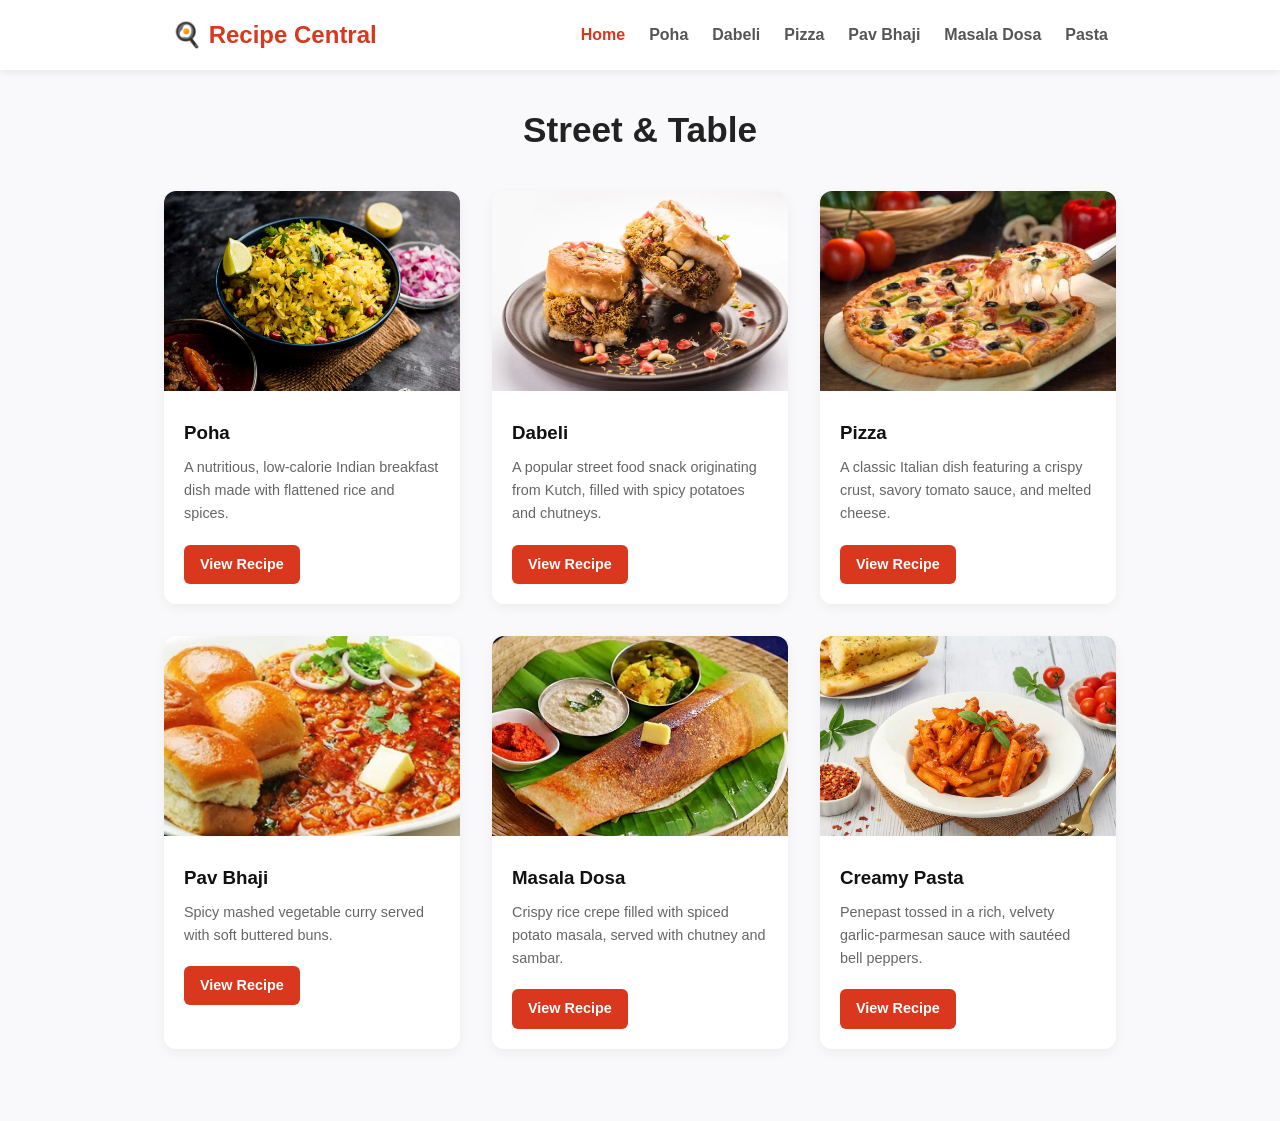
<file: index.html>
<!DOCTYPE html>
<html lang="en">
<head>
  <meta charset="UTF-8">
  <meta name="viewport" content="width=device-width, initial-scale=1.0">
  <title>Street & Table</title>
  <link rel="stylesheet" href="style.css">
</head>
<body>

  <!-- Top Navigation Bar -->
  <header>
    <nav>
      <a href="index.html" class="logo">🍳 Recipe Central</a>
      <ul class="nav-links">
        <li><a href="index.html" class="active">Home</a></li>
        <li><a href="poha.html">Poha</a></li>
        <li><a href="dabeli.html">Dabeli</a></li>
        <li><a href="pizza.html">Pizza</a></li>
        <li><a href="pavbhaji.html">Pav Bhaji</a></li>
        <li><a href="dosa.html">Masala Dosa</a></li>
        <li><a href="pasta.html">Pasta</a></li>
      </ul>
    </nav>
  </header>

  <main>
    <h1 class="page-title">Street & Table</h1>

    <!-- Visual Recipe Grid -->
    <div class="recipe-grid">

      <!-- Poha Card -->
      <div class="card">
        <img src="poha.webp" alt="Poha dish">
        <div class="card-content">
          <h3>Poha</h3>
          <p>A nutritious, low-calorie Indian breakfast dish made with flattened rice and spices.</p>
          <a href="poha.html" class="btn">View Recipe</a>
        </div>
      </div>

      <!-- Dabeli Card -->
      <div class="card">
        <img src="dabeli.webp" alt="Dabeli dish">
        <div class="card-content">
          <h3>Dabeli</h3>
          <p>A popular street food snack originating from Kutch, filled with spicy potatoes and chutneys.</p>
          <a href="dabeli.html" class="btn">View Recipe</a>
        </div>
      </div>

      <!-- Pizza Card -->
      <div class="card">
        <img src="pizza.webp" alt="Pizza dish">
        <div class="card-content">
          <h3>Pizza</h3>
          <p>A classic Italian dish featuring a crispy crust, savory tomato sauce, and melted cheese.</p>
          <a href="pizza.html" class="btn">View Recipe</a>
        </div>
      </div>

      <!-- Pav bhaji -->
      <div class="card">
        <img src="Bambayya_Pav_bhaji.jpg" alt="Pav Bhaji">
        <div class="card-content">
          <h3>Pav Bhaji</h3>
          <p>Spicy mashed vegetable curry served with soft buttered buns.</p>
          <a href="pavbhaji.html" class="btn">View Recipe</a>
        </div>
      </div>

      <!-- Masala Dosa -->
      <div class="card">
       <img src="dosa.jpg" alt="Masala Dosa">
        <div class="card-content">
        <h3>Masala Dosa</h3>
        <p>Crispy rice crepe filled with spiced potato masala, served with chutney and sambar.</p>
        <a href="dosa.html" class="btn">View Recipe</a>
      </div>
     </div>

     <div class="card">
      <img src="pasta.webp" alt="Creamy Pasta">
       <div class="card-content">
       <h3>Creamy Pasta</h3>
       <p>Penepast tossed in a rich, velvety garlic-parmesan sauce with sautéed bell peppers.</p>
       <a href="pasta.html" class="btn">View Recipe</a>
     </div>
    </div>
  </main>

</body>
</html>
</file>
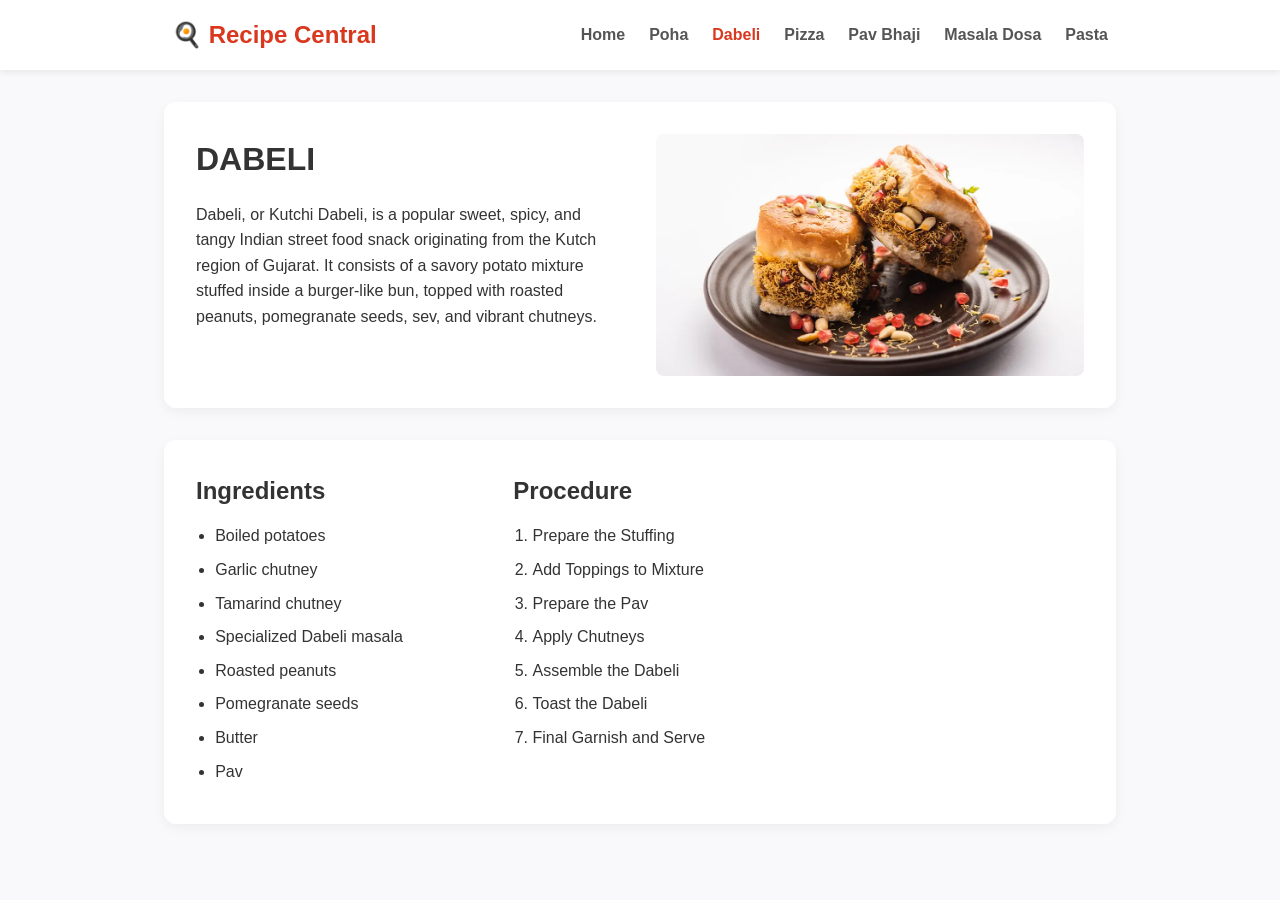
<file: dabeli.html>
<!DOCTYPE html>
<html lang="en">
<head>
  <meta charset="UTF-8">
  <meta name="viewport" content="width=device-width, initial-scale=1.0">
  <title>Dabeli Recipe | Street & Table</title>
  <link rel="stylesheet" href="style.css">
</head>
<body>

  <!-- Shared Top Navigation Bar -->
  <header>
    <nav>
       <a href="index.html" class="logo">🍳 Recipe Central</a>
      <ul class="nav-links">
        <li><a href="index.html">Home</a></li>
        <li><a href="poha.html">Poha</a></li>
        <li><a href="dabeli.html" class="active">Dabeli</a></li>
        <li><a href="pizza.html">Pizza</a></li>
        <li><a href="pavbhaji.html">Pav Bhaji</a></li>
        <li><a href="dosa.html">Masala Dosa</a></li>
        <li><a href="pasta.html">Pasta</a></li>
      </ul>
    </nav>
  </header>

  <main>
    <div class="recipe-hero">
      <div>
        <h1>DABELI</h1>
        <p style="margin-top: 1rem;">
          Dabeli, or Kutchi Dabeli, is a popular sweet, spicy, and tangy Indian street food snack originating from the Kutch region of Gujarat. It consists of a savory potato mixture stuffed inside a burger-like bun, topped with roasted peanuts, pomegranate seeds, sev, and vibrant chutneys.
        </p>
      </div>
      <img src="dabeli.webp" alt="Dabeli">
    </div>

    <div class="recipe-details">
      <!-- Left Column: Ingredients -->
      <section class="ingredients">
        <h2>Ingredients</h2>
        <ul>
          <li>Boiled potatoes</li>
          <li>Garlic chutney</li>
          <li>Tamarind chutney</li>
          <li>Specialized Dabeli masala</li>
          <li>Roasted peanuts</li>
          <li>Pomegranate seeds</li>
          <li>Butter</li>
          <li>Pav</li>
        </ul>
      </section>

      <!-- Right Column: Procedure -->
      <section class="procedure">
        <h2>Procedure</h2>
        <ol>
          <li>Prepare the Stuffing</li>
          <li>Add Toppings to Mixture</li>
          <li>Prepare the Pav</li>
          <li>Apply Chutneys</li>
          <li>Assemble the Dabeli</li>
          <li>Toast the Dabeli</li>
          <li>Final Garnish and Serve</li>
        </ol>
      </section>
    </div>
  </main>

</body>
</html>
</file>
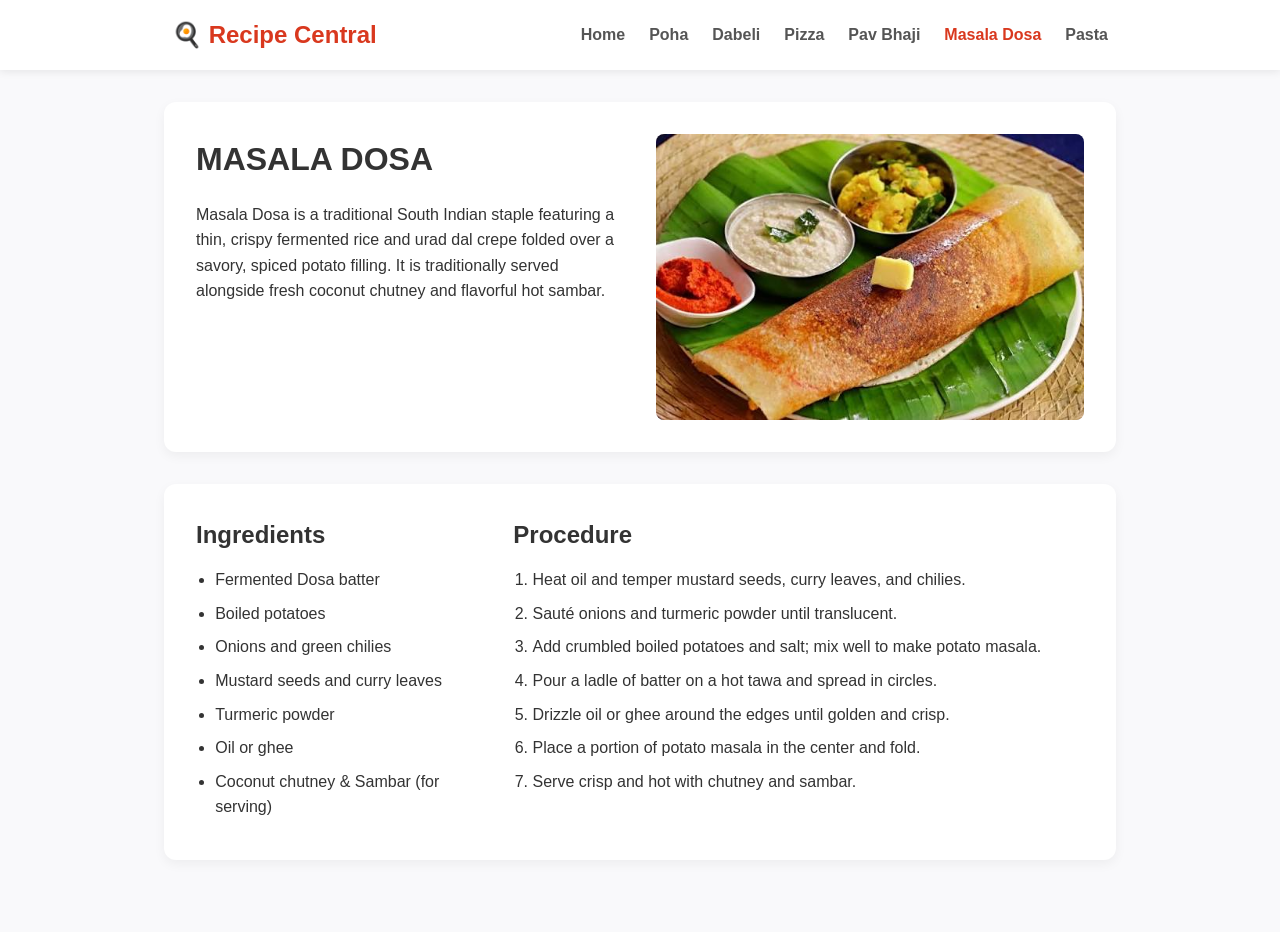
<file: dosa.html>
<!DOCTYPE html>
<html lang="en">
<head>
  <meta charset="UTF-8">
  <meta name="viewport" content="width=device-width, initial-scale=1.0">
  <title>Masala Dosa Recipe | Street & Table</title>
  <link rel="stylesheet" href="style.css">
</head>
<body>

  <header>
    <nav>
      <a href="index.html" class="logo">🍳 Recipe Central</a>
      <ul class="nav-links">
        <li><a href="index.html">Home</a></li>
        <li><a href="poha.html">Poha</a></li>
        <li><a href="dabeli.html">Dabeli</a></li>
        <li><a href="pizza.html">Pizza</a></li>
        <li><a href="pavbhaji.html">Pav Bhaji</a></li>
        <li><a href="dosa.html" class="active">Masala Dosa</a></li>
        <li><a href="pasta.html">Pasta</a></li>
      </ul>
    </nav>
  </header>

  <main>
    <div class="recipe-hero">
      <div>
        <h1>MASALA DOSA</h1>
        <p style="margin-top: 1rem;">
          Masala Dosa is a traditional South Indian staple featuring a thin, crispy fermented rice and urad dal crepe folded over a savory, spiced potato filling. It is traditionally served alongside fresh coconut chutney and flavorful hot sambar.
        </p>
      </div>
      <img src="dosa.jpg" alt="Masala Dosa">
    </div>

    <div class="recipe-details">
      <section class="ingredients">
        <h2>Ingredients</h2>
        <ul>
          <li>Fermented Dosa batter</li>
          <li>Boiled potatoes</li>
          <li>Onions and green chilies</li>
          <li>Mustard seeds and curry leaves</li>
          <li>Turmeric powder</li>
          <li>Oil or ghee</li>
          <li>Coconut chutney & Sambar (for serving)</li>
        </ul>
      </section>

      <section class="procedure">
        <h2>Procedure</h2>
        <ol>
          <li>Heat oil and temper mustard seeds, curry leaves, and chilies.</li>
          <li>Sauté onions and turmeric powder until translucent.</li>
          <li>Add crumbled boiled potatoes and salt; mix well to make potato masala.</li>
          <li>Pour a ladle of batter on a hot tawa and spread in circles.</li>
          <li>Drizzle oil or ghee around the edges until golden and crisp.</li>
          <li>Place a portion of potato masala in the center and fold.</li>
          <li>Serve crisp and hot with chutney and sambar.</li>
        </ol>
      </section>
    </div>
  </main>

</body>
</html>
</file>
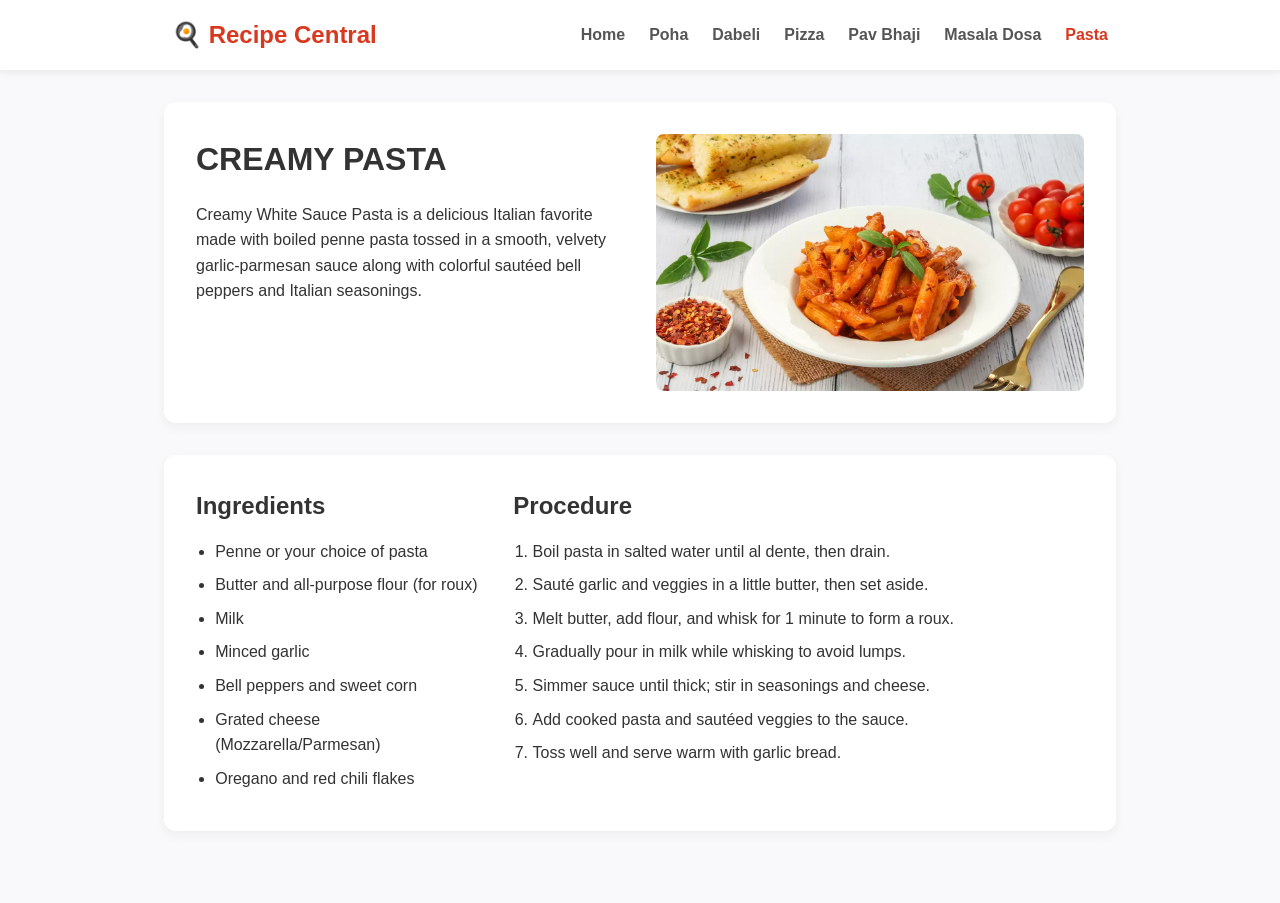
<file: pasta.html>
<!DOCTYPE html>
<html lang="en">
<head>
  <meta charset="UTF-8">
  <meta name="viewport" content="width=device-width, initial-scale=1.0">
  <title>Creamy Pasta Recipe |  Street & Table</title>
  <link rel="stylesheet" href="style.css">
</head>
<body>

  <header>
    <nav>
      <a href="index.html" class="logo">🍳 Recipe Central</a>
      <ul class="nav-links">
        <li><a href="index.html">Home</a></li>
        <li><a href="poha.html">Poha</a></li>
        <li><a href="dabeli.html">Dabeli</a></li>
        <li><a href="pizza.html">Pizza</a></li>
        <li><a href="pavbhaji.html">Pav Bhaji</a></li>
        <li><a href="dosa.html">Masala Dosa</a></li>
        <li><a href="pasta.html" class="active">Pasta</a></li>
      </ul>
    </nav>
  </header>

  <main>
    <div class="recipe-hero">
      <div>
        <h1>CREAMY PASTA</h1>
        <p style="margin-top: 1rem;">
          Creamy White Sauce Pasta is a delicious Italian favorite made with boiled penne pasta tossed in a smooth, velvety garlic-parmesan sauce along with colorful sautéed bell peppers and Italian seasonings.
        </p>
      </div>
      <img src="pasta.webp" alt="Creamy Pasta">
    </div>

    <div class="recipe-details">
      <section class="ingredients">
        <h2>Ingredients</h2>
        <ul>
          <li>Penne or your choice of pasta</li>
          <li>Butter and all-purpose flour (for roux)</li>
          <li>Milk</li>
          <li>Minced garlic</li>
          <li>Bell peppers and sweet corn</li>
          <li>Grated cheese (Mozzarella/Parmesan)</li>
          <li>Oregano and red chili flakes</li>
        </ul>
      </section>

      <section class="procedure">
        <h2>Procedure</h2>
        <ol>
          <li>Boil pasta in salted water until al dente, then drain.</li>
          <li>Sauté garlic and veggies in a little butter, then set aside.</li>
          <li>Melt butter, add flour, and whisk for 1 minute to form a roux.</li>
          <li>Gradually pour in milk while whisking to avoid lumps.</li>
          <li>Simmer sauce until thick; stir in seasonings and cheese.</li>
          <li>Add cooked pasta and sautéed veggies to the sauce.</li>
          <li>Toss well and serve warm with garlic bread.</li>
        </ol>
      </section>
    </div>
  </main>

</body>
</html>
</file>
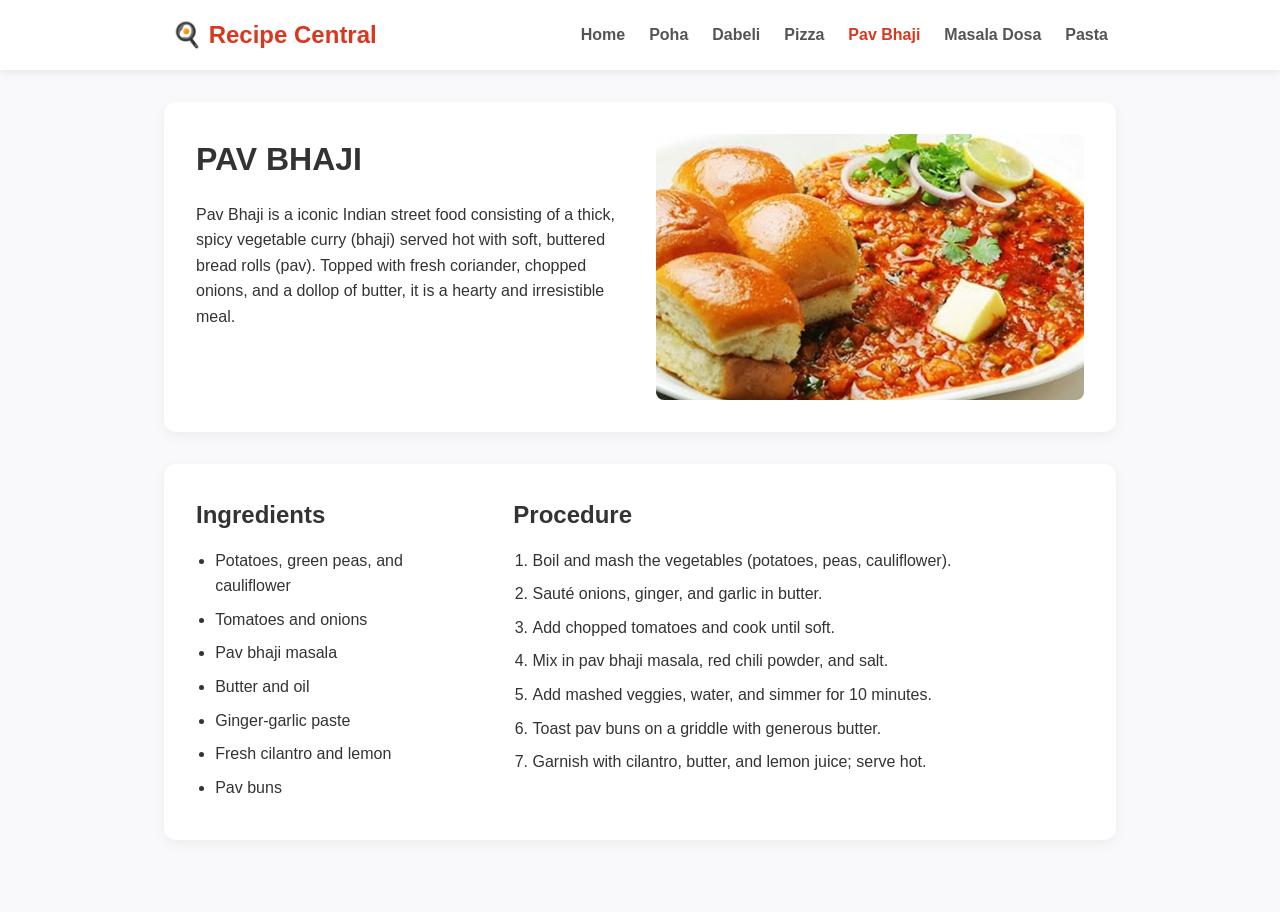
<file: pavbhaji.html>
<!DOCTYPE html>
<html lang="en">
<head>
  <meta charset="UTF-8">
  <meta name="viewport" content="width=device-width, initial-scale=1.0">
  <title>Pav Bhaji Recipe | Street & Table</title>
  <link rel="stylesheet" href="style.css">
</head>
<body>
  <header>
    <nav>
      <a href="index.html" class="logo">🍳  Recipe Central</a>
      <ul class="nav-links">
        <li><a href="index.html">Home</a></li>
        <li><a href="poha.html">Poha</a></li>
        <li><a href="dabeli.html">Dabeli</a></li>
        <li><a href="pizza.html">Pizza</a></li>
        <li><a href="pavbhaji.html" class="active">Pav Bhaji</a></li>
        <li><a href="dosa.html">Masala Dosa</a></li>
        <li><a href="pasta.html">Pasta</a></li>
      </ul>
    </nav>
  </header>

  <main>
    <div class="recipe-hero">
      <div>
        <h1>PAV BHAJI</h1>
        <p style="margin-top: 1rem;">
          Pav Bhaji is a iconic Indian street food consisting of a thick, spicy vegetable curry (bhaji) served hot with soft, buttered bread rolls (pav). Topped with fresh coriander, chopped onions, and a dollop of butter, it is a hearty and irresistible meal.
        </p>
      </div>
      <img src="Bambayya_Pav_bhaji.jpg" alt="Pav Bhaji">
    </div>

    <div class="recipe-details">
      <section class="ingredients">
        <h2>Ingredients</h2>
        <ul>
          <li>Potatoes, green peas, and cauliflower</li>
          <li>Tomatoes and onions</li>
          <li>Pav bhaji masala</li>
          <li>Butter and oil</li>
          <li>Ginger-garlic paste</li>
          <li>Fresh cilantro and lemon</li>
          <li>Pav buns</li>
        </ul>
      </section>

      <section class="procedure">
        <h2>Procedure</h2>
        <ol>
          <li>Boil and mash the vegetables (potatoes, peas, cauliflower).</li>
          <li>Sauté onions, ginger, and garlic in butter.</li>
          <li>Add chopped tomatoes and cook until soft.</li>
          <li>Mix in pav bhaji masala, red chili powder, and salt.</li>
          <li>Add mashed veggies, water, and simmer for 10 minutes.</li>
          <li>Toast pav buns on a griddle with generous butter.</li>
          <li>Garnish with cilantro, butter, and lemon juice; serve hot.</li>
        </ol>
      </section>
    </div>
  </main>

</body>
</html>
</file>
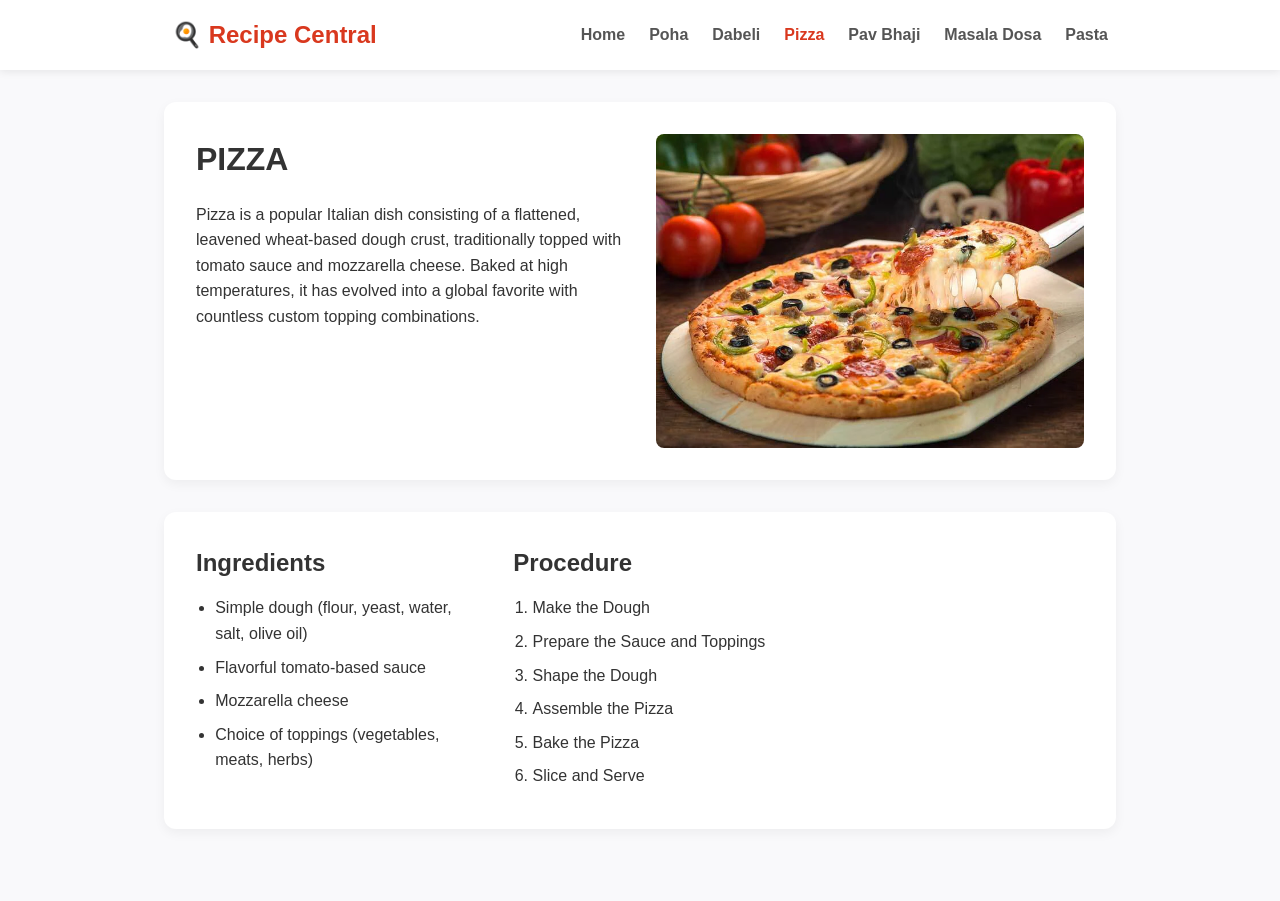
<file: pizza.html>
<!DOCTYPE html>
<html lang="en">
<head>
  <meta charset="UTF-8">
  <meta name="viewport" content="width=device-width, initial-scale=1.0">
  <title>Pizza Recipe | Street & Table</title>
  <link rel="stylesheet" href="style.css">
</head>
<body>

  <!-- Shared Top Navigation Bar -->
  <header>
    <nav>
      <a href="index.html" class="logo">🍳 Recipe Central</a>
      <ul class="nav-links">
        <li><a href="index.html">Home</a></li>
        <li><a href="poha.html">Poha</a></li>
        <li><a href="dabeli.html">Dabeli</a></li>
        <li><a href="pizza.html" class="active">Pizza</a></li>
        <li><a href="pavbhaji.html">Pav Bhaji</a></li>
        <li><a href="dosa.html">Masala Dosa</a></li>
        <li><a href="pasta.html">Pasta</a></li>
      </ul>
    </nav>
  </header>

  <main>
    <div class="recipe-hero">
      <div>
        <h1>PIZZA</h1>
        <p style="margin-top: 1rem;">
          Pizza is a popular Italian dish consisting of a flattened, leavened wheat-based dough crust, traditionally topped with tomato sauce and mozzarella cheese. Baked at high temperatures, it has evolved into a global favorite with countless custom topping combinations.
        </p>
      </div>
      <img src="pizza.webp" alt="Pizza">
    </div>

    <div class="recipe-details">
      <!-- Left Column: Ingredients -->
      <section class="ingredients">
        <h2>Ingredients</h2>
        <ul>
          <li>Simple dough (flour, yeast, water, salt, olive oil)</li>
          <li>Flavorful tomato-based sauce</li>
          <li>Mozzarella cheese</li>
          <li>Choice of toppings (vegetables, meats, herbs)</li>
        </ul>
      </section>

      <!-- Right Column: Procedure -->
      <section class="procedure">
        <h2>Procedure</h2>
        <ol>
          <li>Make the Dough</li>
          <li>Prepare the Sauce and Toppings</li>
          <li>Shape the Dough</li>
          <li>Assemble the Pizza</li>
          <li>Bake the Pizza</li>
          <li>Slice and Serve</li>
        </ol>
      </section>
    </div>
  </main>

</body>
</html>
</file>
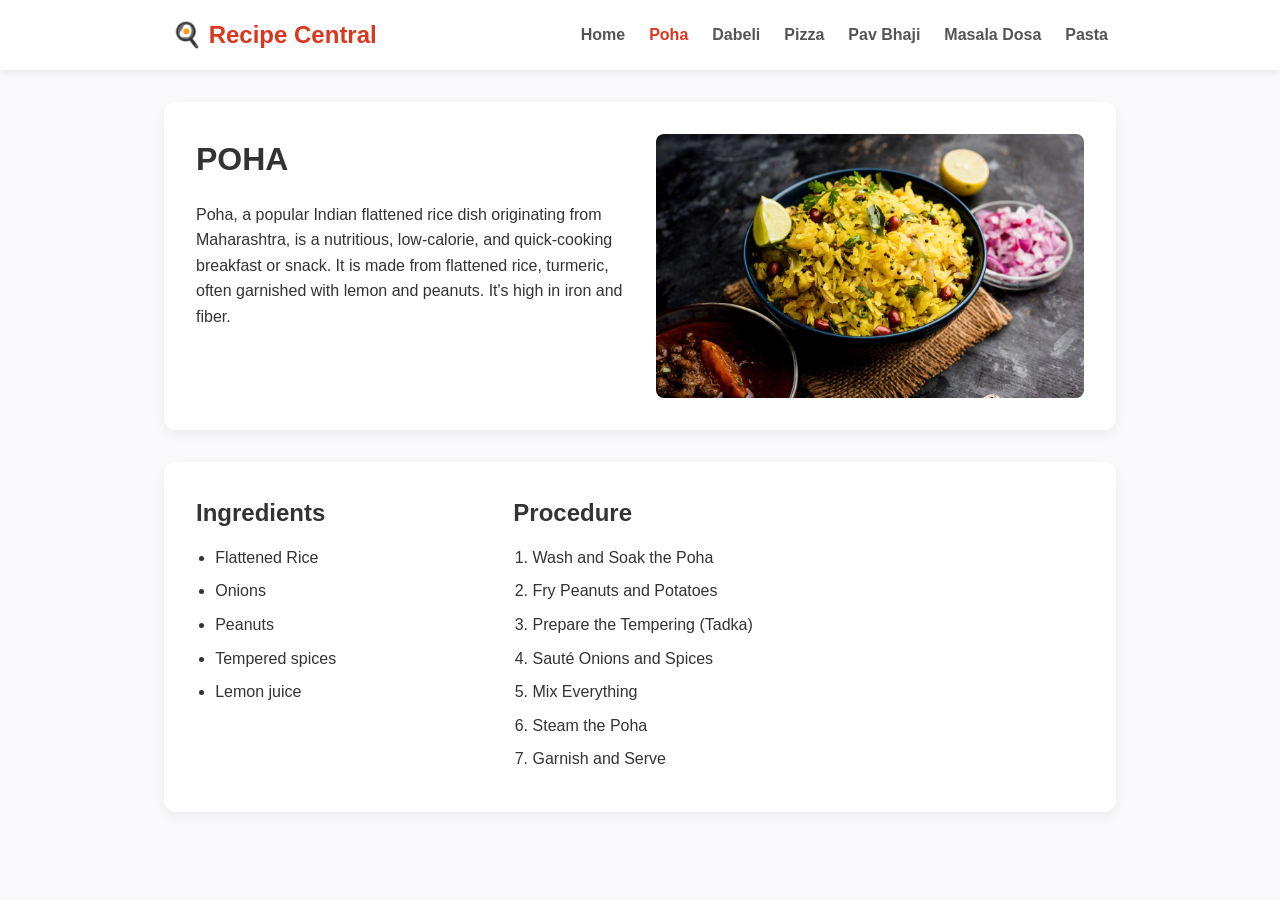
<file: poha.html>
<!DOCTYPE html>
<html lang="en">
<head>
  <meta charset="UTF-8">
  <meta name="viewport" content="width=device-width, initial-scale=1.0">
  <title>Poha Recipe | Street & Table</title>
  <link rel="stylesheet" href="style.css">
</head>
<body>

  <!-- Shared Top Navigation Bar -->
  <header>
    <nav>
      <a href="index.html" class="logo">🍳 Recipe Central</a>
      <ul class="nav-links">
        <li><a href="index.html">Home</a></li>
        <li><a href="poha.html" class="active">Poha</a></li>
        <li><a href="dabeli.html">Dabeli</a></li>
        <li><a href="pizza.html">Pizza</a></li>
        <li><a href="pavbhaji.html">Pav Bhaji</a></li>
        <li><a href="dosa.html">Masala Dosa</a></li>
        <li><a href="pasta.html">Pasta</a></li>
      </ul>
    </nav>
  </header>

  <main>
    <div class="recipe-hero">
      <div>
        <h1>POHA</h1>
        <p style="margin-top: 1rem;">
          Poha, a popular Indian flattened rice dish originating from Maharashtra, is a nutritious, low-calorie, and quick-cooking breakfast or snack. It is made from flattened rice, turmeric, often garnished with lemon and peanuts. It's high in iron and fiber.
        </p>
      </div>
      <img src="poha.webp" alt="Poha">
    </div>

    <div class="recipe-details">
      <!-- Left Column: Ingredients -->
      <section class="ingredients">
        <h2>Ingredients</h2>
        <ul>
          <li>Flattened Rice</li>
          <li>Onions</li>
          <li>Peanuts</li>
          <li>Tempered spices</li>
          <li>Lemon juice</li>
        </ul>
      </section>

      <!-- Right Column: Procedure -->
      <section class="procedure">
        <h2>Procedure</h2>
        <ol>
          <li>Wash and Soak the Poha</li>
          <li>Fry Peanuts and Potatoes</li>
          <li>Prepare the Tempering (Tadka)</li>
          <li>Sauté Onions and Spices</li>
          <li>Mix Everything</li>
          <li>Steam the Poha</li>
          <li>Garnish and Serve</li>
        </ol>
      </section>
    </div>
  </main>

</body>
</html>
</file>
<file: style.css>
/* Base Styles & Typography */
* {
  box-sizing: border-box;
  margin: 0;
  padding: 0;
}

body {
  font-family: 'Segoe UI', Tahoma, Geneva, Verdana, sans-serif;
  line-height: 1.6;
  color: #333;
  background-color: #f9f9fb;
  padding-bottom: 40px;
}

/* Navigation Bar */
header {
  background-color: #ffffff;
  box-shadow: 0 2px 8px rgba(0, 0, 0, 0.08);
  position: sticky;
  top: 0;
  z-index: 100;
}

nav {
  max-width: 1000px;
  margin: 0 auto;
  display: flex;
  justify-content: space-between;
  align-items: center;
  padding: 1rem 2rem;
}

.logo {
  font-size: 1.5rem;
  font-weight: 700;
  color: #d9381e;
  text-decoration: none;
}

.nav-links {
  list-style: none;
  display: flex;
  gap: 1.5rem;
}

.nav-links a {
  text-decoration: none;
  color: #555;
  font-weight: 600;
  transition: color 0.2s ease;
}

.nav-links a:hover,
.nav-links a.active {
  color: #d9381e;
}

/* Main Container */
main {
  max-width: 1000px;
  margin: 2rem auto;
  padding: 0 1.5rem;
}

.page-title {
  text-align: center;
  margin-bottom: 2rem;
  font-size: 2.2rem;
  color: #222;
}

/* Recipe Grid (Home Page) */
.recipe-grid {
  display: grid;
  grid-template-columns: repeat(auto-fit, minmax(280px, 1fr));
  gap: 2rem;
}
.card {
  background-color: #ffffff;
  border-radius: 12px; 
  overflow: hidden;    
}
.card {
  background: #ffffff;
  border-radius: 12px;
  overflow: hidden;
  box-shadow: 0 4px 12px rgba(0, 0, 0, 0.05);
  transition: transform 0.2s ease, box-shadow 0.2s ease;
}

.card:hover {
  transform: translateY(-5px);
  box-shadow: 0 8px 20px rgba(0, 0, 0, 0.1);
}

.card img {
  width: 100%;
  height: 200px;
  object-fit: cover;
}

.card-content {
  padding: 1.25rem;
}

.card-content h3 {
  margin-bottom: 0.5rem;
  color: #111;
}

.card-content p {
  font-size: 0.9rem;
  color: #666;
  margin-bottom: 1.2rem;
}

.btn {
  display: inline-block;
  background-color: #d9381e;
  color: #ffffff;
  padding: 0.5rem 1rem;
  border-radius: 6px;
  text-decoration: none;
  font-weight: 600;
  font-size: 0.9rem;
  transition: background-color 0.2s ease;
}

.btn:hover {
  background-color: #b52b14;
}

/* Single Recipe Page Styling */
.recipe-hero {
  display: grid;
  grid-template-columns: 1fr 1fr;
  gap: 2rem;
  background: #fff;
  padding: 2rem;
  border-radius: 12px;
  box-shadow: 0 4px 12px rgba(0, 0, 0, 0.05);
  margin-bottom: 2rem;
}

.recipe-hero img {
  width: 100%;
  border-radius: 8px;
  object-fit: cover;
}

.recipe-details {
  background: #fff;
  padding: 2rem;
  border-radius: 12px;
  box-shadow: 0 4px 12px rgba(0, 0, 0, 0.05);
  display: grid;
  grid-template-columns: 1fr 2fr;
  gap: 2rem;
}

.ingredients ul,
.procedure ol {
  padding-left: 1.2rem;
  margin-top: 0.8rem;
}

.ingredients li,
.procedure li {
  margin-bottom: 0.5rem;
}

/* Responsive Design for Mobile */
@media (max-width: 768px) {
  .recipe-hero,
  .recipe-details {
    grid-template-columns: 1fr;
  }
}
</file>
